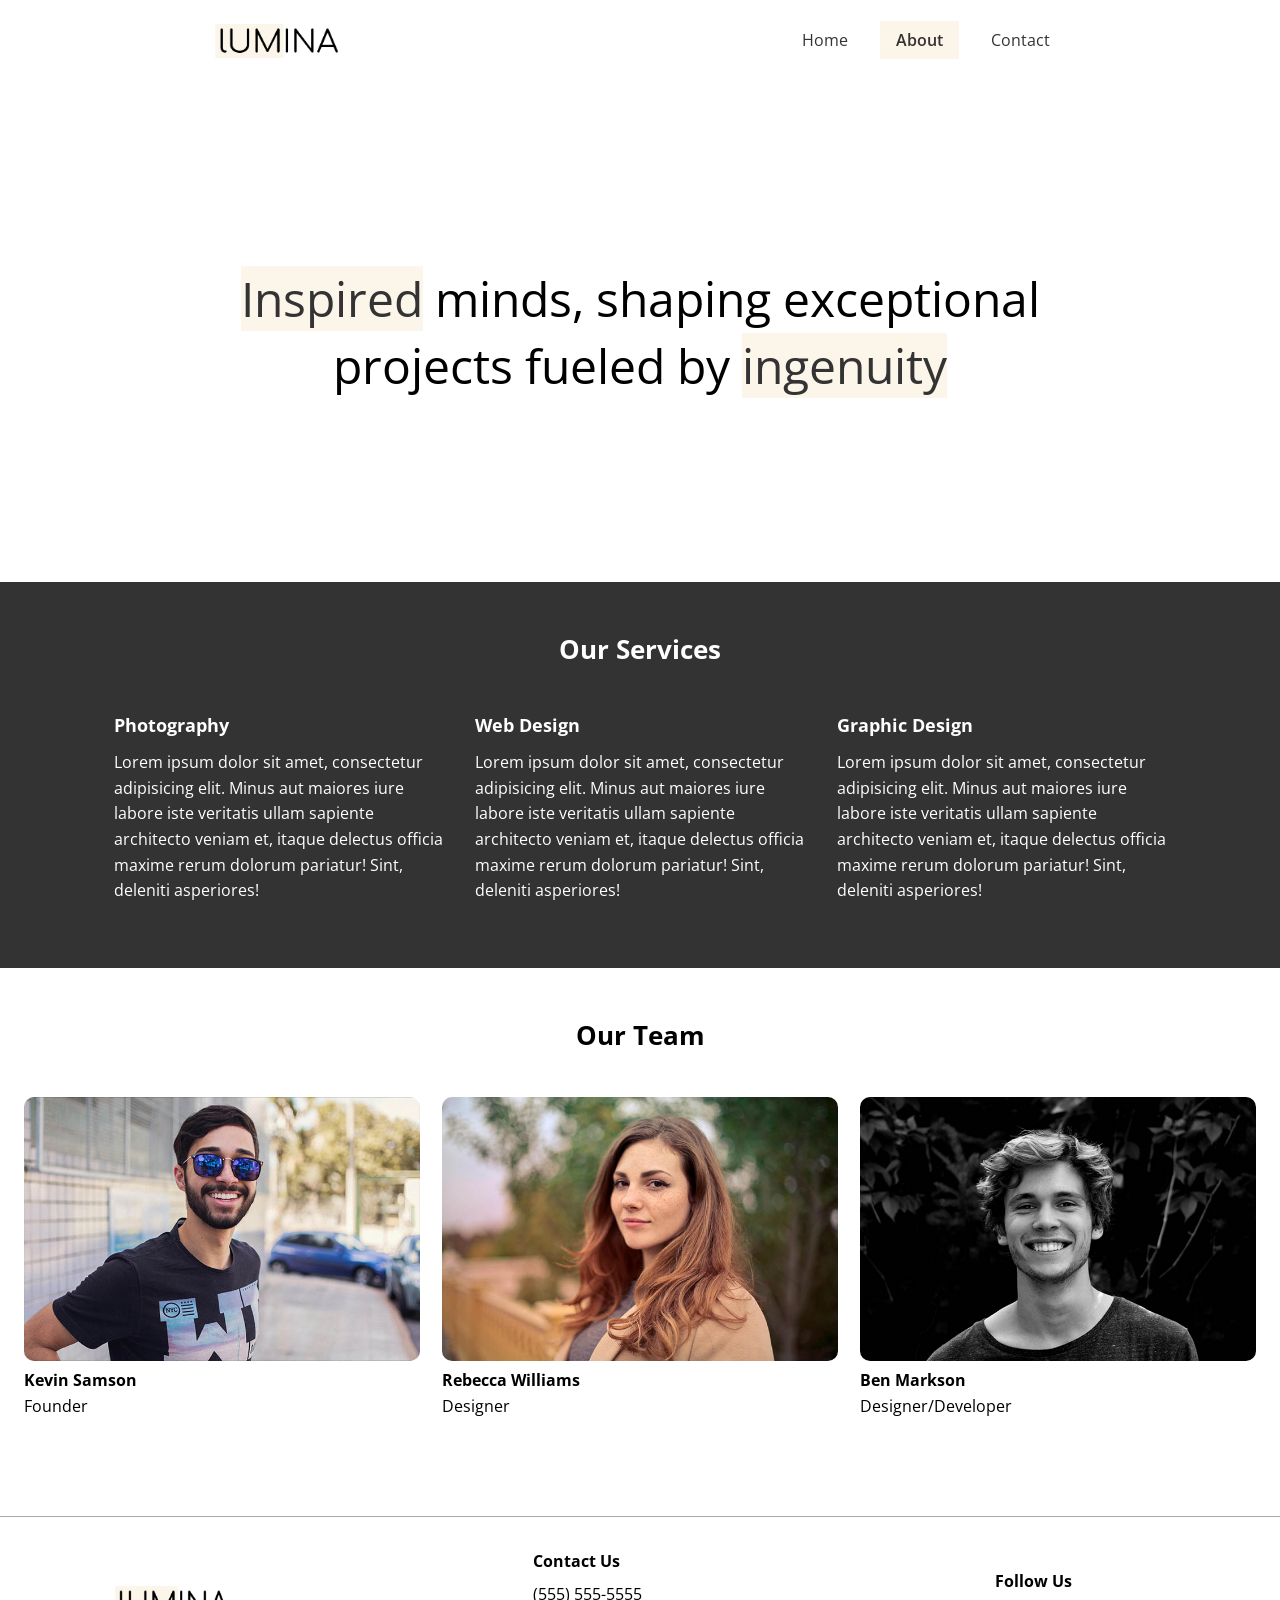
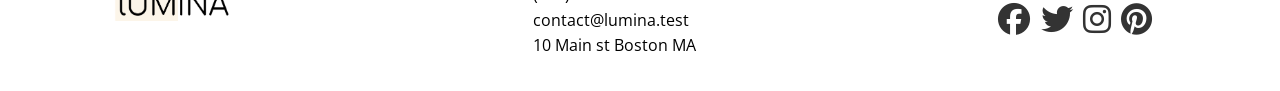
<file: about.html>
<!DOCTYPE html>
<html lang="en">
<head>
  <meta charset="UTF-8">
  <meta name="viewport" content="width=device-width, initial-scale=1.0">
  <link rel="stylesheet" href="https://cdnjs.cloudflare.com/ajax/libs/font-awesome/6.5.2/css/all.min.css" integrity="sha512-SnH5WK+bZxgPHs44uWIX+LLJAJ9/2PkPKZ5QiAj6Ta86w+fsb2TkcmfRyVX3pBnMFcV7oQPJkl9QevSCWr3W6A==" crossorigin="anonymous" referrerpolicy="no-referrer" />
  <link rel="preconnect" href="https://fonts.googleapis.com">
  <link rel="preconnect" href="https://fonts.gstatic.com" crossorigin>
  <link href="https://fonts.googleapis.com/css2?family=Open+Sans:ital,wght@0,300..800;1,300..800&display=swap" rel="stylesheet">
  <link rel="stylesheet" href="css/styles.css">
  <link rel="icon" href="images/favicon.ico">
  <title>Lumina Creative</title>
</head>
<body>
  <header class="header">
    <div class="container container-sm header-flex">
      <img src="images/logo.png" alt="Lumina Creative Logo" class="logo">
      <ul class="main-menu">
        <li><a href="index.html">Home</a></li>
        <li><a class="current" href="about.html">About</a></li>
        <li><a href="contact.html">Contact</a></li>
      </ul>
    </div>
  </header>
  <section class="hero">
    <div class="container container-sm">
      <h2>
        <span class="bg-primary">Inspired</span> minds, shaping exceptional projects fueled by <span class="bg-primary">ingenuity</span>
      </h2>
    </div>
  </section>

  <section class="services bg-dark">
    <div class="container">
      <h2 class="section-heading">Our Services</h2>
      <div class="services-flex">
        <div class="service-item">
          <h4>Photography</h4>
          <p>
            Lorem ipsum dolor sit amet, consectetur adipisicing elit. Minus aut maiores iure labore iste veritatis ullam sapiente architecto veniam et, itaque delectus officia maxime rerum dolorum pariatur! Sint, deleniti asperiores!
          </p>
        </div>

        <div class="service-item">
          <h4>Web Design</h4>
          <p>
            Lorem ipsum dolor sit amet, consectetur adipisicing elit. Minus aut maiores iure labore iste veritatis ullam sapiente architecto veniam et, itaque delectus officia maxime rerum dolorum pariatur! Sint, deleniti asperiores!
          </p>
        </div>

        <div class="service-item">
          <h4>Graphic Design</h4>
          <p>
            Lorem ipsum dolor sit amet, consectetur adipisicing elit. Minus aut maiores iure labore iste veritatis ullam sapiente architecto veniam et, itaque delectus officia maxime rerum dolorum pariatur! Sint, deleniti asperiores!
          </p>
        </div>
      </div>
    </div>
  </section>
  
  <section class="team">
    <div class="container container-lg">
      <h2 class="section-heading">Our Team</h2>
      <div class="team-flex">
        <div class="team-item">
          <img src="images/team1.jpg" alt="Team Member">
          <h4>Kevin Samson</h4>
          <p>Founder</p>
        </div>

        <div class="team-item">
          <img src="images/team2.jpg" alt="Team Member">
          <h4>Rebecca Williams</h4>
          <p>Designer</p>
        </div>

        <div class="team-item">
          <img src="images/team3.jpg" alt="Team Member">
          <h4>Ben Markson</h4>
          <p>Designer/Developer</p>
        </div>

      </div>
    </div>
  </section>

  <footer class="footer">
    <div class="container footer-flex">
      <img src="images/logo.png" alt="Lumina Creative">

      <div>
        <h4>Contact Us</h4>
        <ul>
          <li>(555) 555-5555</li>
          <li>contact@lumina.test</li>
          <li>10 Main st Boston MA</li>
        </ul>
      </div>
      <div>
        <h4>Follow Us</h4>
        <a href="#"><i class="fab fa-facebook fa-2x"></i></a>
        <a href="#"><i class="fab fa-twitter fa-2x"></i></a>
        <a href="#"><i class="fab fa-instagram fa-2x"></i></a>
        <a href="#"><i class="fab fa-pinterest fa-2x"></i></a>
        <a href="#"><i class="fab fa-tumblr7 fa-2x"></i></a>
      </div>
    </div>
  </footer>
</body>
</html>
</file>
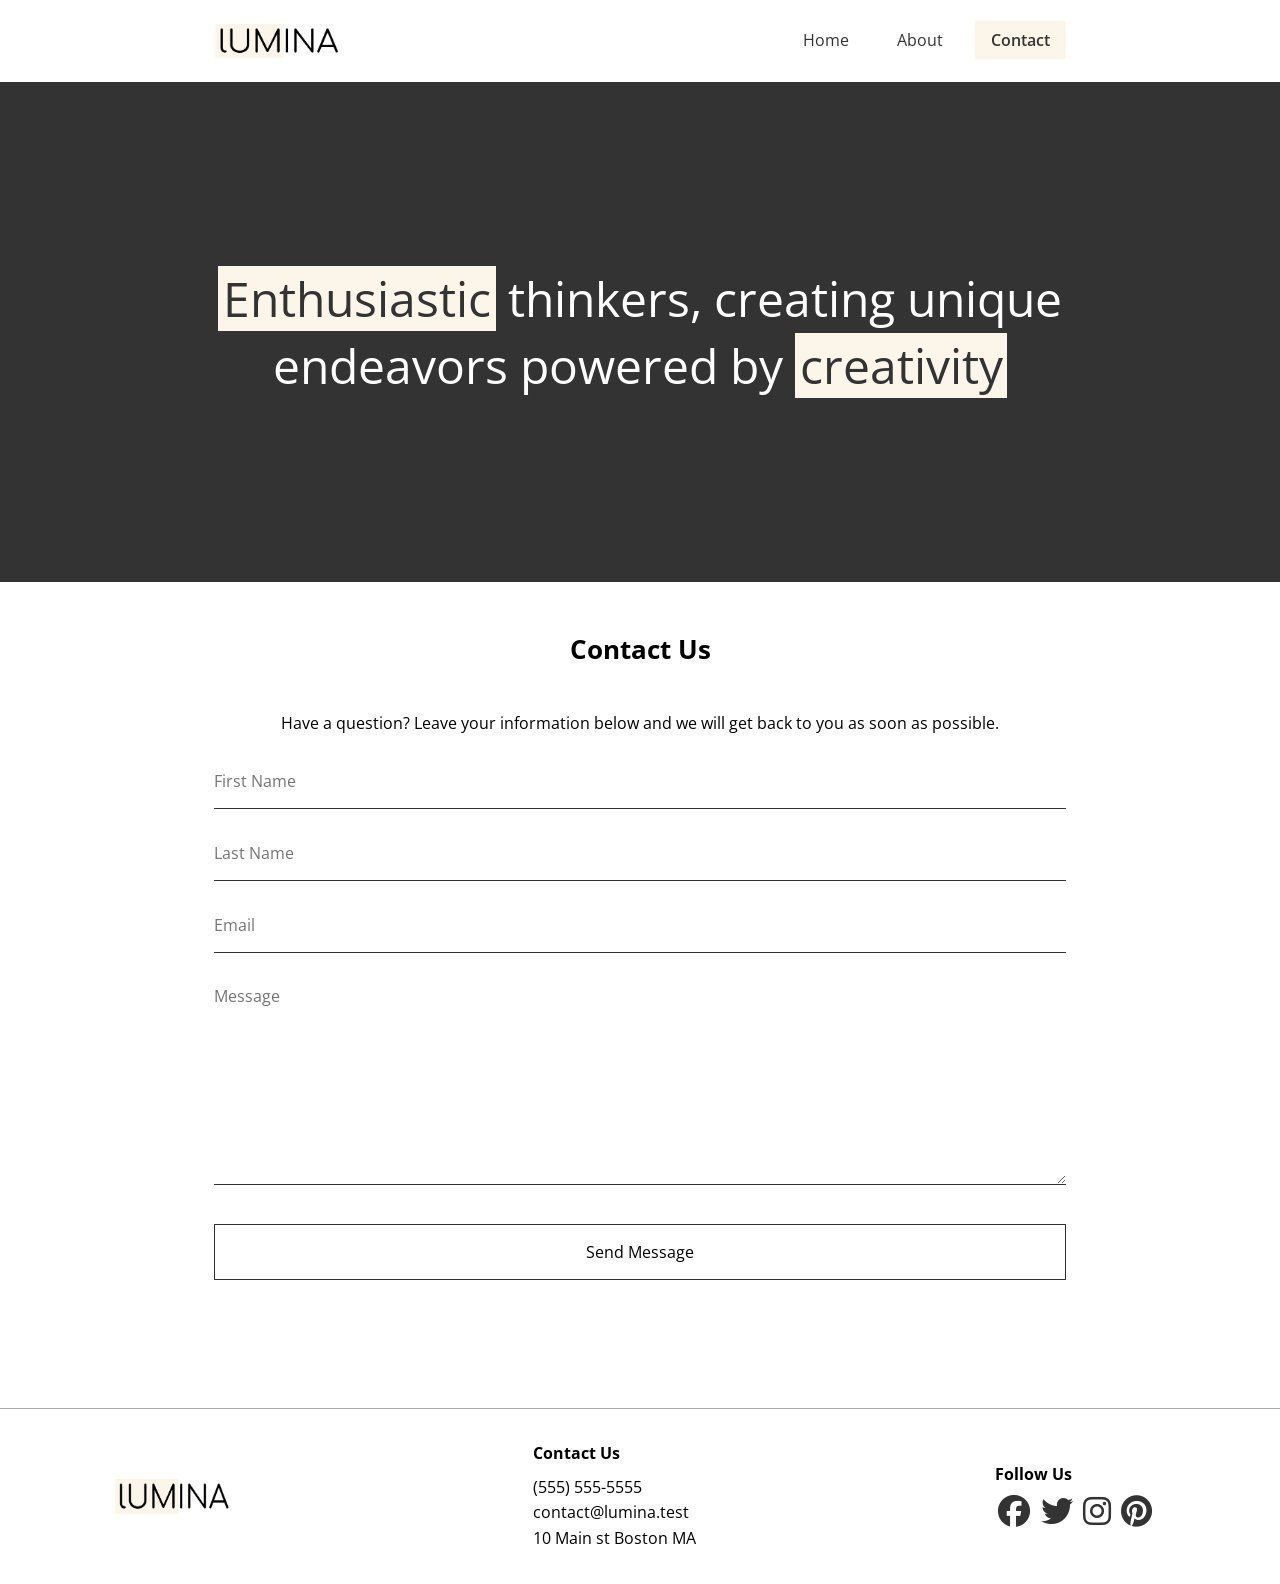
<file: contact.html>
<!DOCTYPE html>
<html lang="en">
<head>
  <meta charset="UTF-8">
  <meta name="viewport" content="width=device-width, initial-scale=1.0">
  <link rel="stylesheet" href="https://cdnjs.cloudflare.com/ajax/libs/font-awesome/6.5.2/css/all.min.css" integrity="sha512-SnH5WK+bZxgPHs44uWIX+LLJAJ9/2PkPKZ5QiAj6Ta86w+fsb2TkcmfRyVX3pBnMFcV7oQPJkl9QevSCWr3W6A==" crossorigin="anonymous" referrerpolicy="no-referrer" />
  <link rel="preconnect" href="https://fonts.googleapis.com">
  <link rel="preconnect" href="https://fonts.gstatic.com" crossorigin>
  <link href="https://fonts.googleapis.com/css2?family=Open+Sans:ital,wght@0,300..800;1,300..800&display=swap" rel="stylesheet">
  <link rel="stylesheet" href="css/styles.css">
  <link rel="icon" href="images/favicon.ico">
  <title>Contact Lumina Creative</title>
</head>
<body>
  <header class="header">
    <div class="container container-sm header-flex">
      <img src="images/logo.png" alt="Lumina Creative Logo" class="logo">
      <ul class="main-menu">
        <li><a href="index.html">Home</a></li>
        <li><a href="about.html">About</a></li>
        <li><a class="current" href="contact.html">Contact</a></li>
      </ul>
    </div>
  </header>
  <section class="hero bg-dark">
    <div class="container container-sm">
      <h2>
        <span class="bg-primary">Enthusiastic</span> thinkers, creating unique endeavors powered by <span class="bg-primary">creativity</span>
      </h2>
    </div>
  </section>

  <section class="contact">
    <div class="container container-sm">
      <h2 class="section-heading">Contact Us</h2>
      <p>
        Have a question? Leave your information below and we will get back to you as soon as possible.
      </p>
      <form name="contact" netlify>
        <div class="form-group">
          <label for="first-name" class="visually-hidden">First Name</label>
          <input type="text" id="first-name" name="first-name" placeholder="First Name">
        </div>
        <div class="form-group">
          <label for="last-name" class="visually-hidden">Last Name</label>
          <input type="text" id="last-name" name="last-name" placeholder="Last Name">
        </div>
        <div class="form-group">
          <label for="email" class="visually-hidden">Email</label>
          <input type="email" id="email" name="email" placeholder="Email">
        </div>
        <div class="form-group">
          <label for="message" class="visually-hidden">Message</label>
          <textarea name="message" id="message" placeholder="Message"></textarea>
        </div>
        <div class="form-group">
          <button type="submit" class="btn">Send Message</button>
        </div>
      </form>
    </div>
  </section>
  
  <footer class="footer">
    <div class="container footer-flex">
      <img src="images/logo.png" alt="Lumina Creative">

      <div>
        <h4>Contact Us</h4>
        <ul>
          <li>(555) 555-5555</li>
          <li>contact@lumina.test</li>
          <li>10 Main st Boston MA</li>
        </ul>
      </div>
      <div>
        <h4>Follow Us</h4>
        <a href="#"><i class="fab fa-facebook fa-2x"></i></a>
        <a href="#"><i class="fab fa-twitter fa-2x"></i></a>
        <a href="#"><i class="fab fa-instagram fa-2x"></i></a>
        <a href="#"><i class="fab fa-pinterest fa-2x"></i></a>
        <a href="#"><i class="fab fa-tumblr7 fa-2x"></i></a>
      </div>
    </div>
  </footer>
</body>
</html>
</file>
<file: css/styles.css>
* {
  margin: 0;
  padding: 0;
  box-sizing: border-box;
}
:root {
  --primary-color: #fcf5e9;
  --dark-color: #333;
  --container-normal: 1100px;
  --container-wide: 1400px;
  --container-narrow: 900px;
}
body {
  font-family: "Open Sans", sans-serif;
  line-height: 1.6;
}
a {
  text-decoration: none;
  color: #333;
}
ul {
  list-style: none;
}
img {
  max-width: 100%;
}
/* Utility Classes */
.bg-primary {
  background: var(--primary-color);
  color: #333;
}
.bg-dark {
  background-color: var(--dark-color);
  color: #fff;
}
.bg-dark .bg-primary {
  padding: 0 0.3rem;
}
.visually-hidden {
  clip: rect(0 0 0 0);
  clip-path: inset(50%);
  height: 1px;
  overflow: hidden;
  position: absolute;
  white-space: nowrap;
  width: 1px;
}
.section-heading {
  font-size: 1.6rem;
  text-align: center;
  margin-bottom: 40px;
}
.btn {
  display: inline-block;
  padding: 1rem 2rem;
  border: 1px solid #333;
  background: transparent;
  font-family: inherit;
  font-size: inherit;
  cursor: pointer;
}
.btn:hover {
  background: #333;
  color: #fff;
}
/* Container */
.container {
  max-width: var(--container-normal);
  margin: 0 auto;
  padding: 0 1.5rem;
}
.container-lg {
  max-width: var(--container-wide);
}
.container-sm {
  max-width: var(--container-narrow);
}
/* Header */
.header {
  margin: 1.5rem auto;
}
.header .logo {
  width: 130px;
}
.header .header-flex {
  display: flex;
  justify-content: space-between;
  align-items: center;
}
.header .main-menu {
  display: flex;
  gap: 1rem;
}
.header .main-menu a {
  padding: 0.5rem 1rem;
}
.header .main-menu a:hover {
  background-color: var(--primary-color);
}
.current {
  background: var(--primary-color);
  font-weight: 600;
}
/* Hero */
.hero {
  height: 500px;
  display: flex;
  justify-content: center;
  align-items: center;
  text-align: center;
}
.hero h2 {
  font-size: 3rem;
  line-height: 1.4;
  font-weight: normal;
}
/* Gallery */
.gallery-flex {
  display: flex;
  justify-content: center;
  flex-wrap: wrap;
  gap: 20px;
}
.gallery-item {
  width: calc(33.333% - 20px);
  border-radius: 10px;
}
.gallery-item img {
  border-radius: 10px;
}
.gallery-item:hover {
  opacity: 0.9;
}
/* Footer */
.footer {
  border-top: 1px solid #aaa;
  padding: 2rem 1.5rem;
  margin-top: 2rem;
}
.footer .footer-flex {
  display: flex;
  justify-content: space-between;
  align-items: center;
}
.footer img {
  width: 120px;
  height: 35px;
}
.footer h4 {
  font-size: 1rem;
  margin-bottom: 0.5rem;
}
.footer a {
  margin: 0.2rem;
}
/* Services */
.services {
  padding: 3rem 0 4rem;
}
.services-flex {
  display: flex;
  gap: 2rem;
}
.service-item h4 {
  font-size: 1.1rem;
  margin-bottom: 0.7rem;
}
/* Team */
.team {
  padding: 3rem 0 4rem;
}
.team-flex {
  display: flex;
  gap: 1.4rem;
}
.team img {
  border-radius: 10px;
}
/* Contact Page */
.contact {
  padding: 3rem 0 4rem;
}
.contact p {
  text-align: center;
  margin-bottom: 2rem;
}
.form-group {
  margin: 2rem 0;
}
.contact input,
.contact textarea {
  border: none;
  border-bottom: 1px #333 solid;
  width: 100%;
  font-family: inherit;
  font-size: inherit;
  padding-bottom: 1rem;
}
.contact textarea {
  height: 200px;
}
.contact input:focus,
.contact textarea:focus {
  outline: 0;
}
.contact button {
  width: 100%;
}
/* MEdia Query */
@media(max-width:768px) {
  .header .header-flex,
  .footer .footer-flex,
  .services .services-flex,
  .team .team-flex {
    flex-direction: column;
    gap: 1.5rem;
  }
  .hero {
    height: 300px;
  }
  .hero h2 {
    font-size: 1.8rem
  }
  .gallery-item {
    width: calc(50% - 20px);
  }
  .footer .footer-flex {
    text-align: center;
  }
}
</file>
